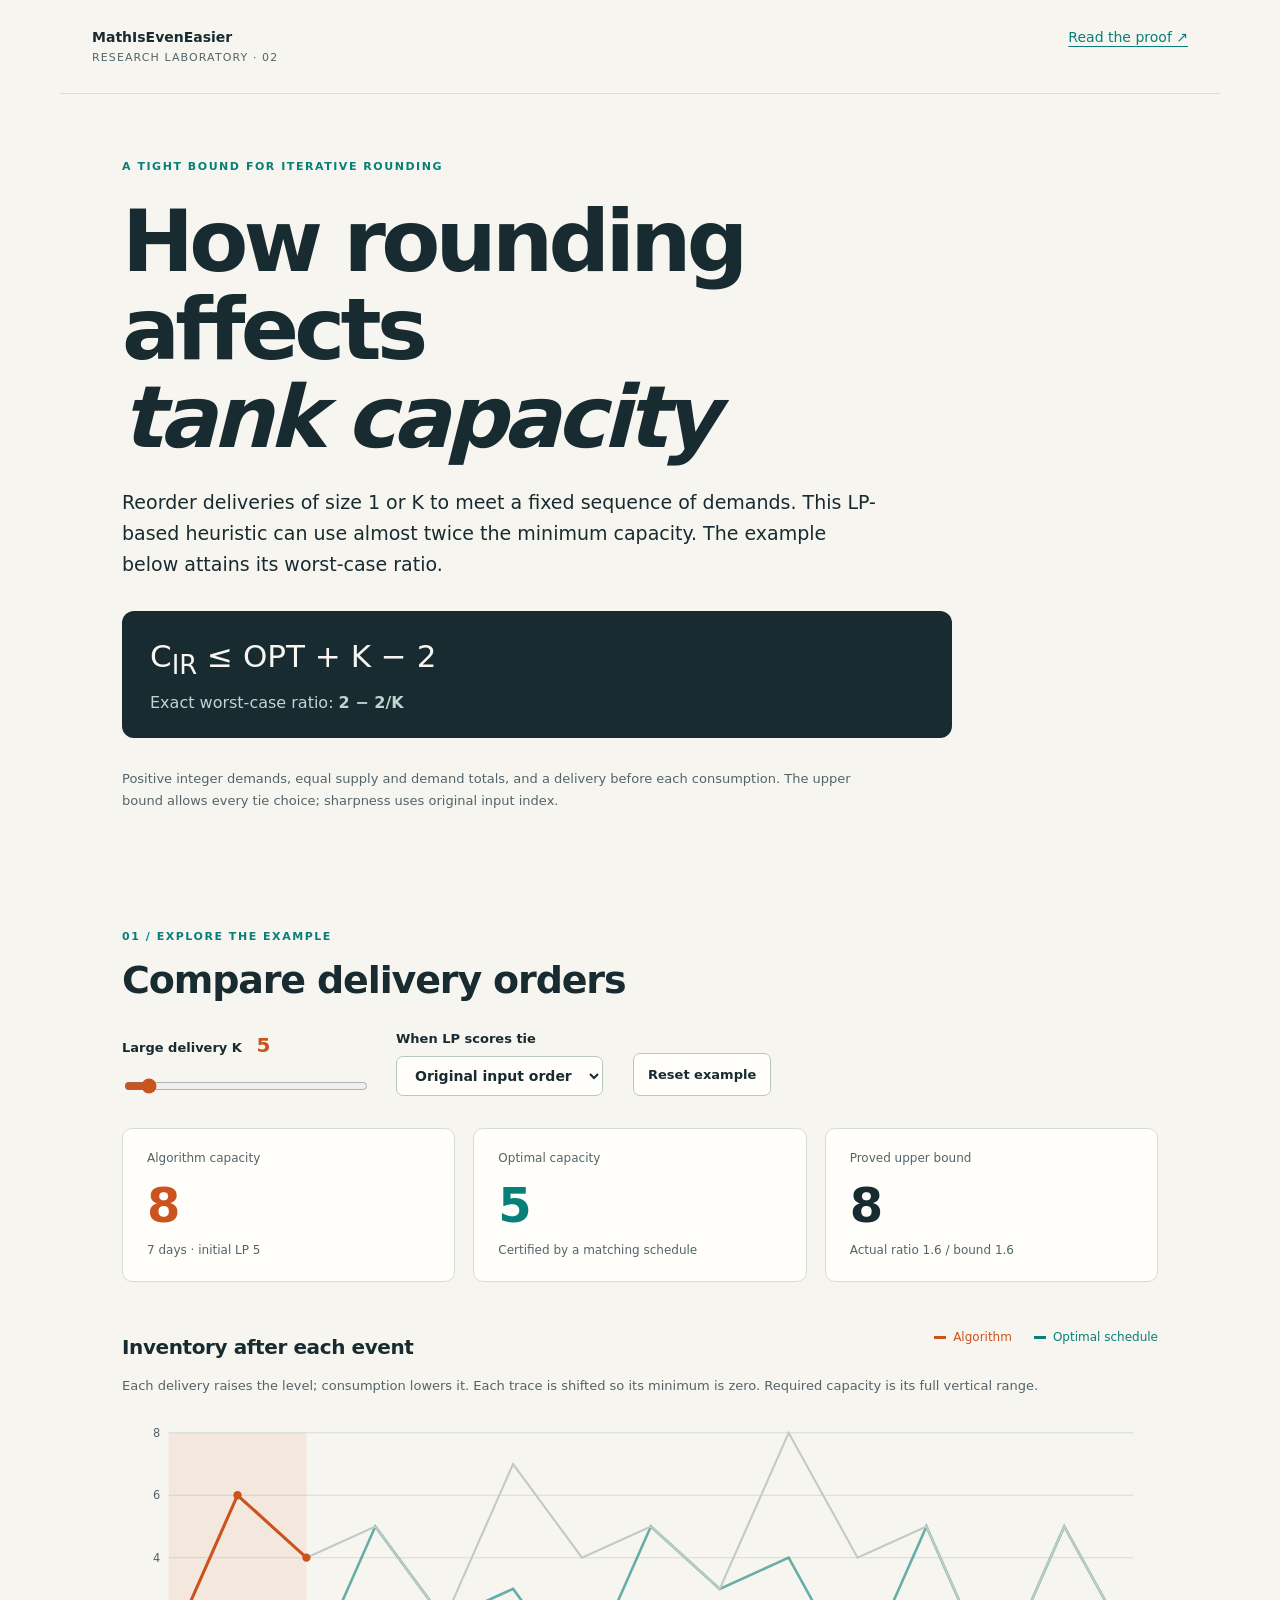
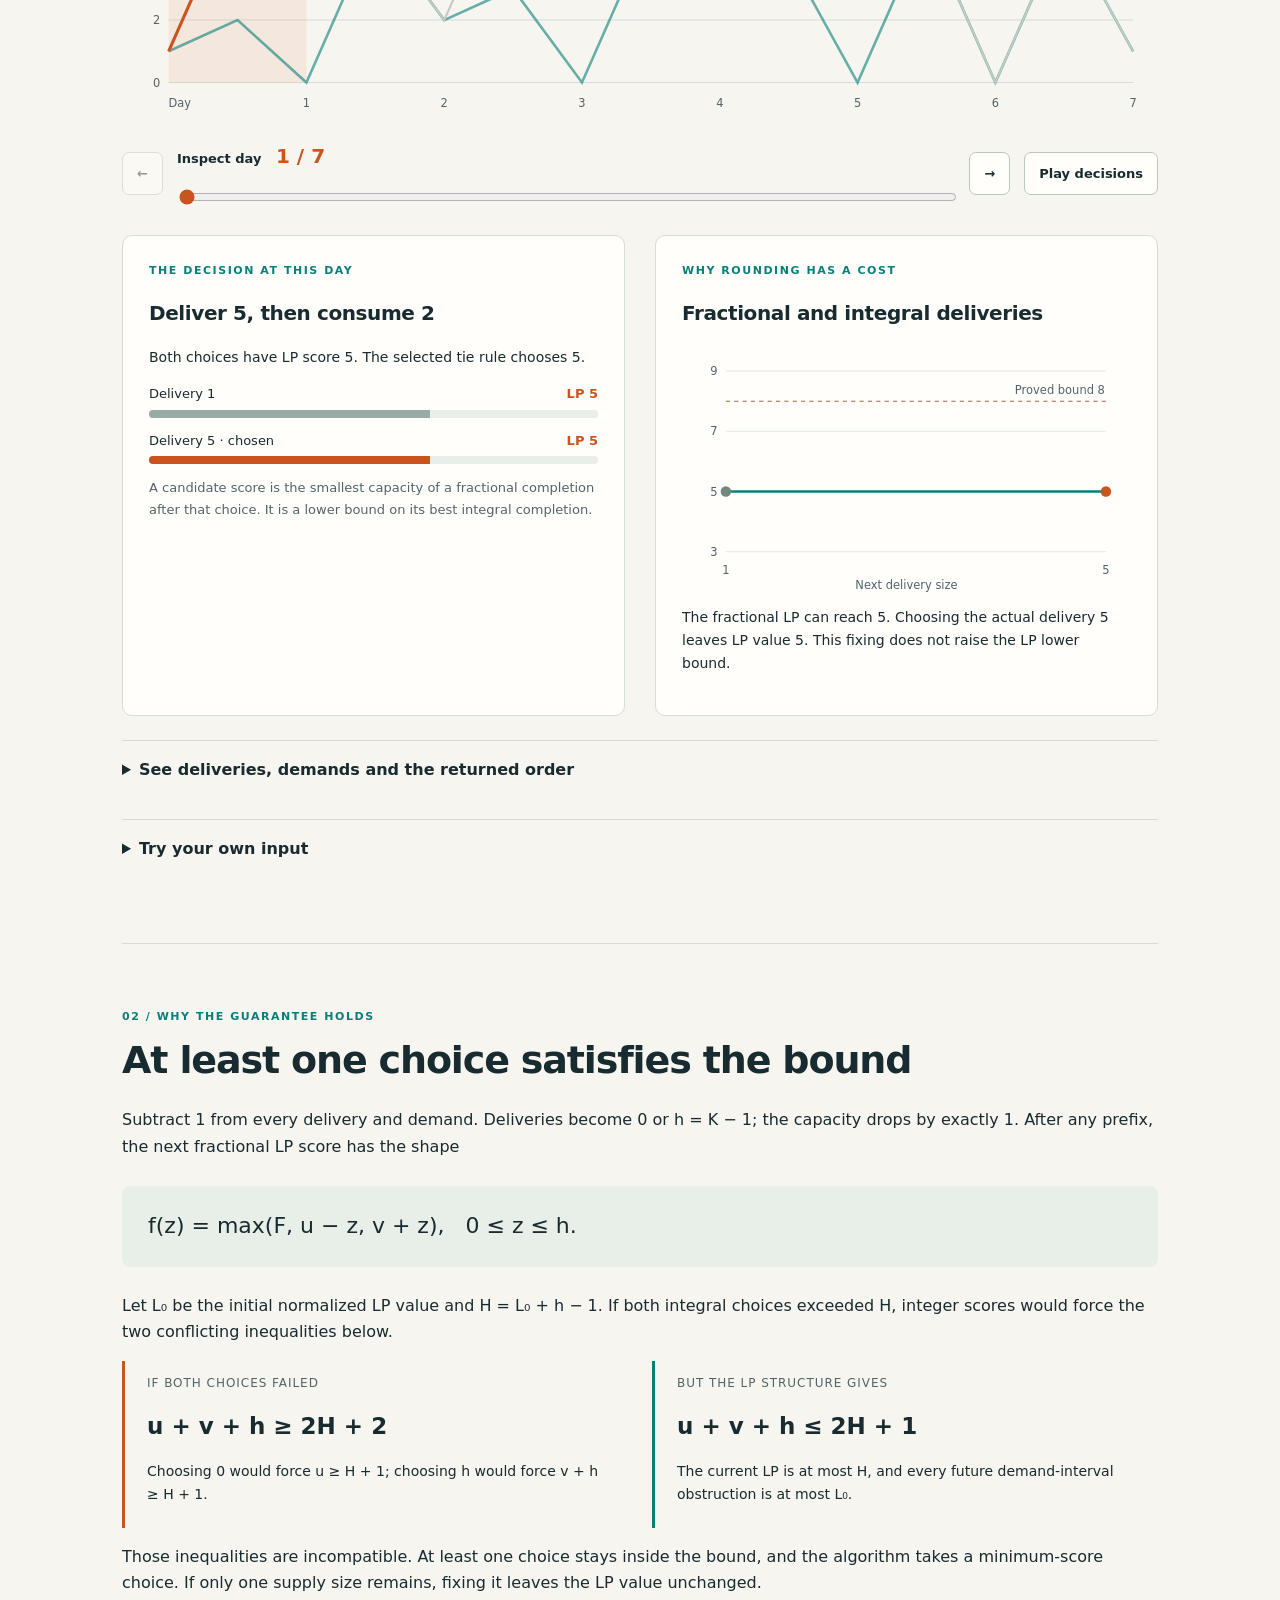
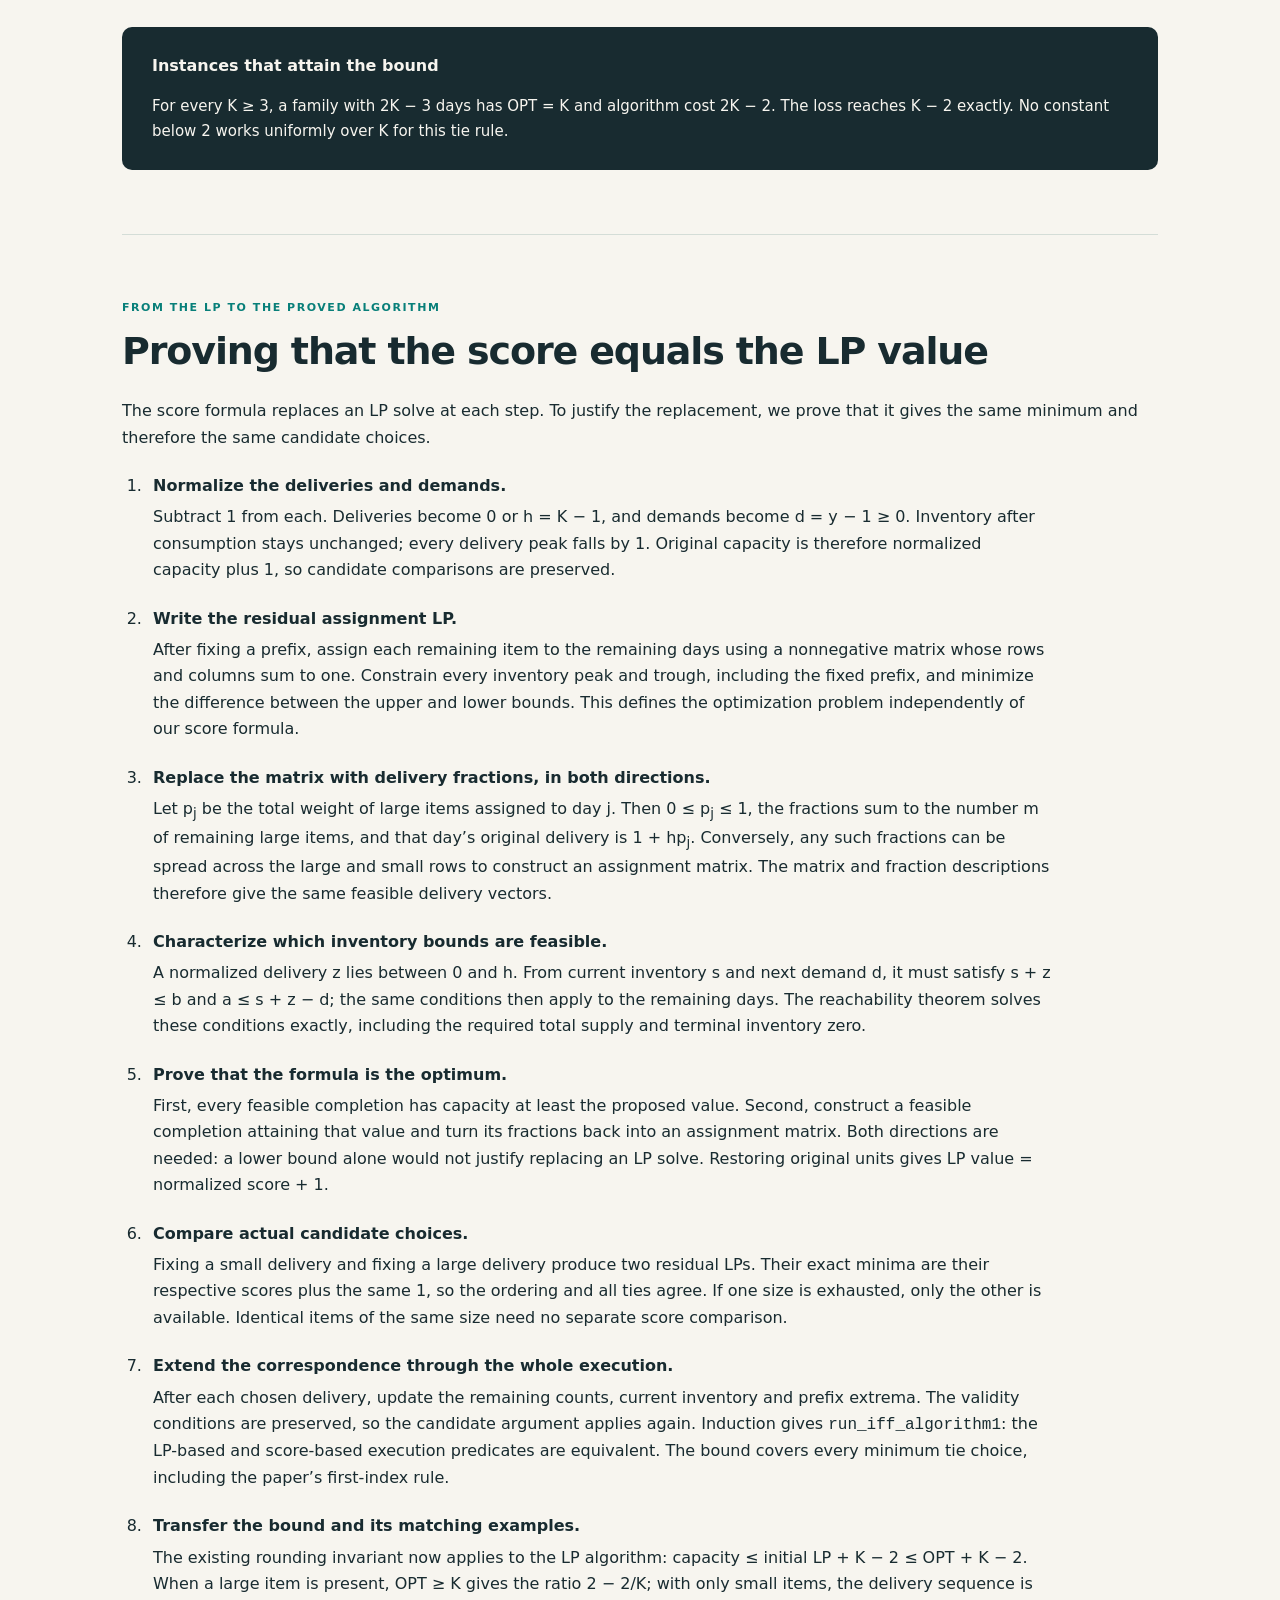
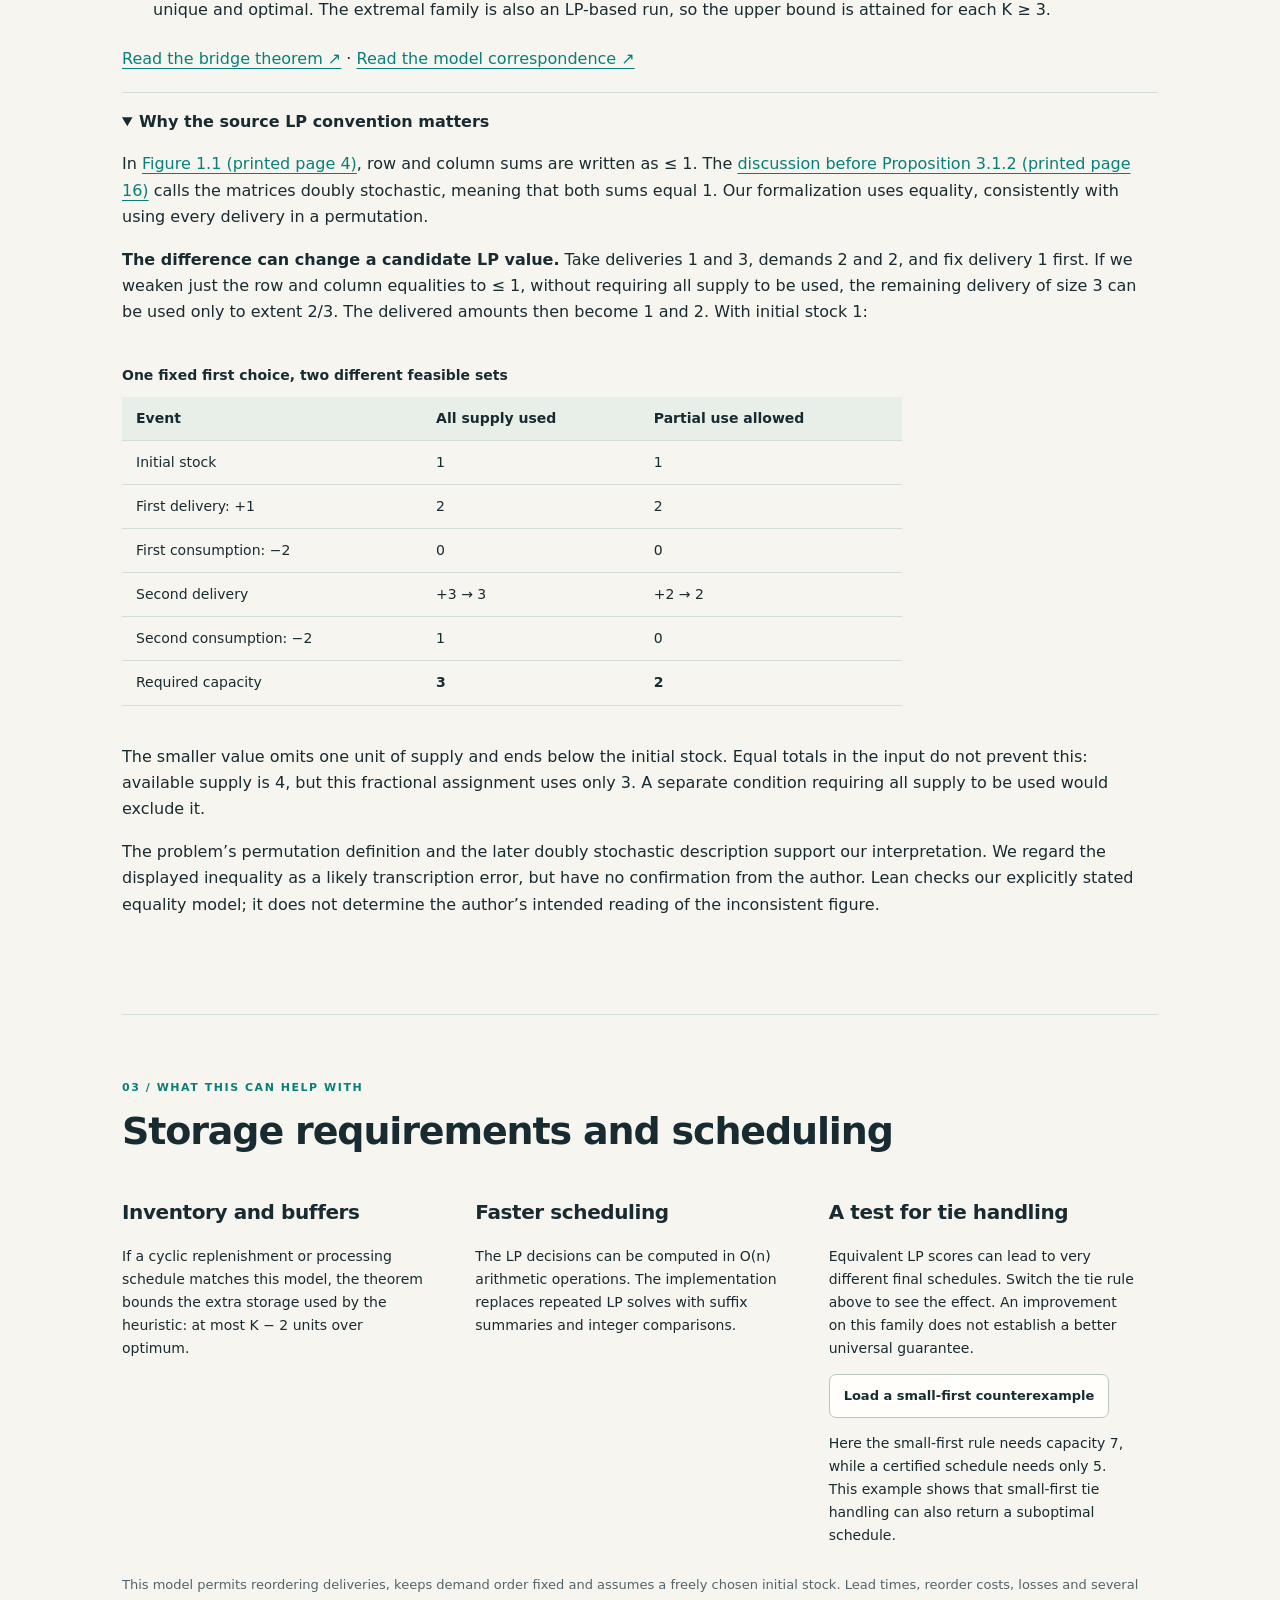
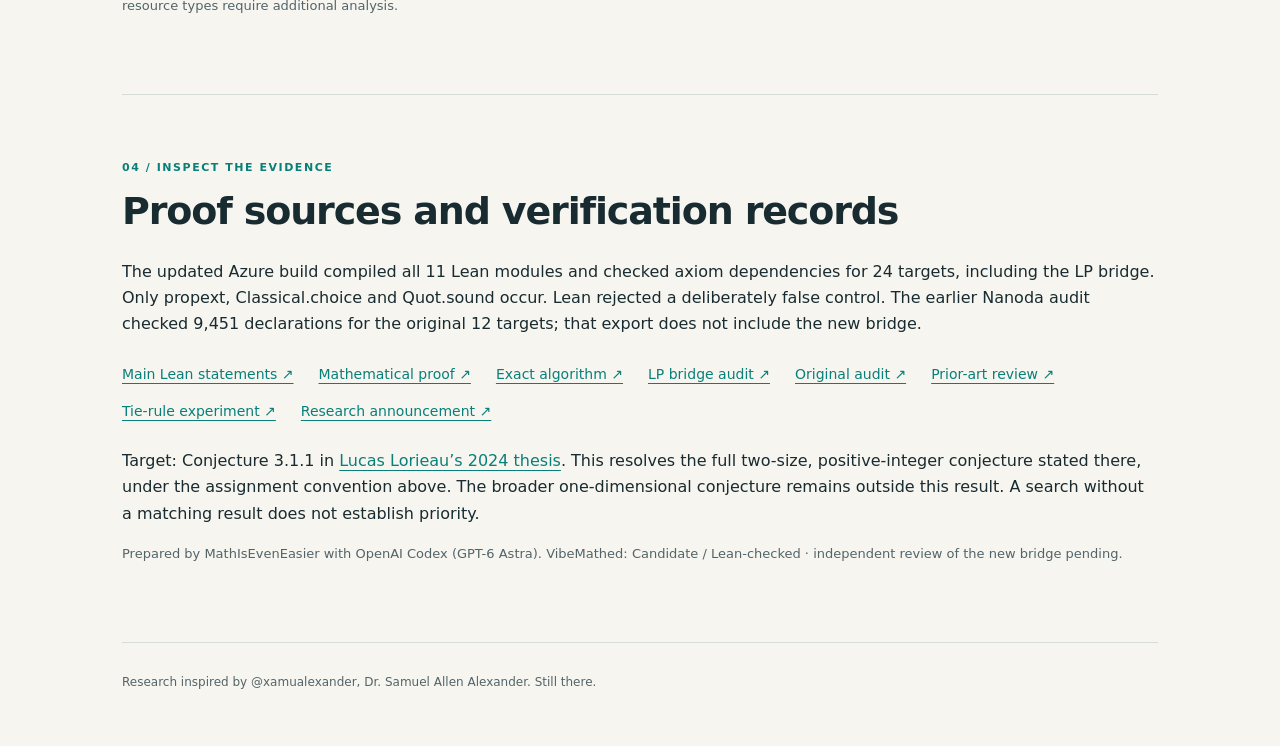
<file: index.html>
<!doctype html><html lang="en"><head><meta charset="utf-8"><meta name="viewport" content="width=device-width,initial-scale=1"><meta http-equiv="refresh" content="0;url=site/"><title>Two-size Gasoline · MathIsEvenEasier</title></head><body><p><a href="site/">Open the interactive laboratory</a></p></body></html>
</file>
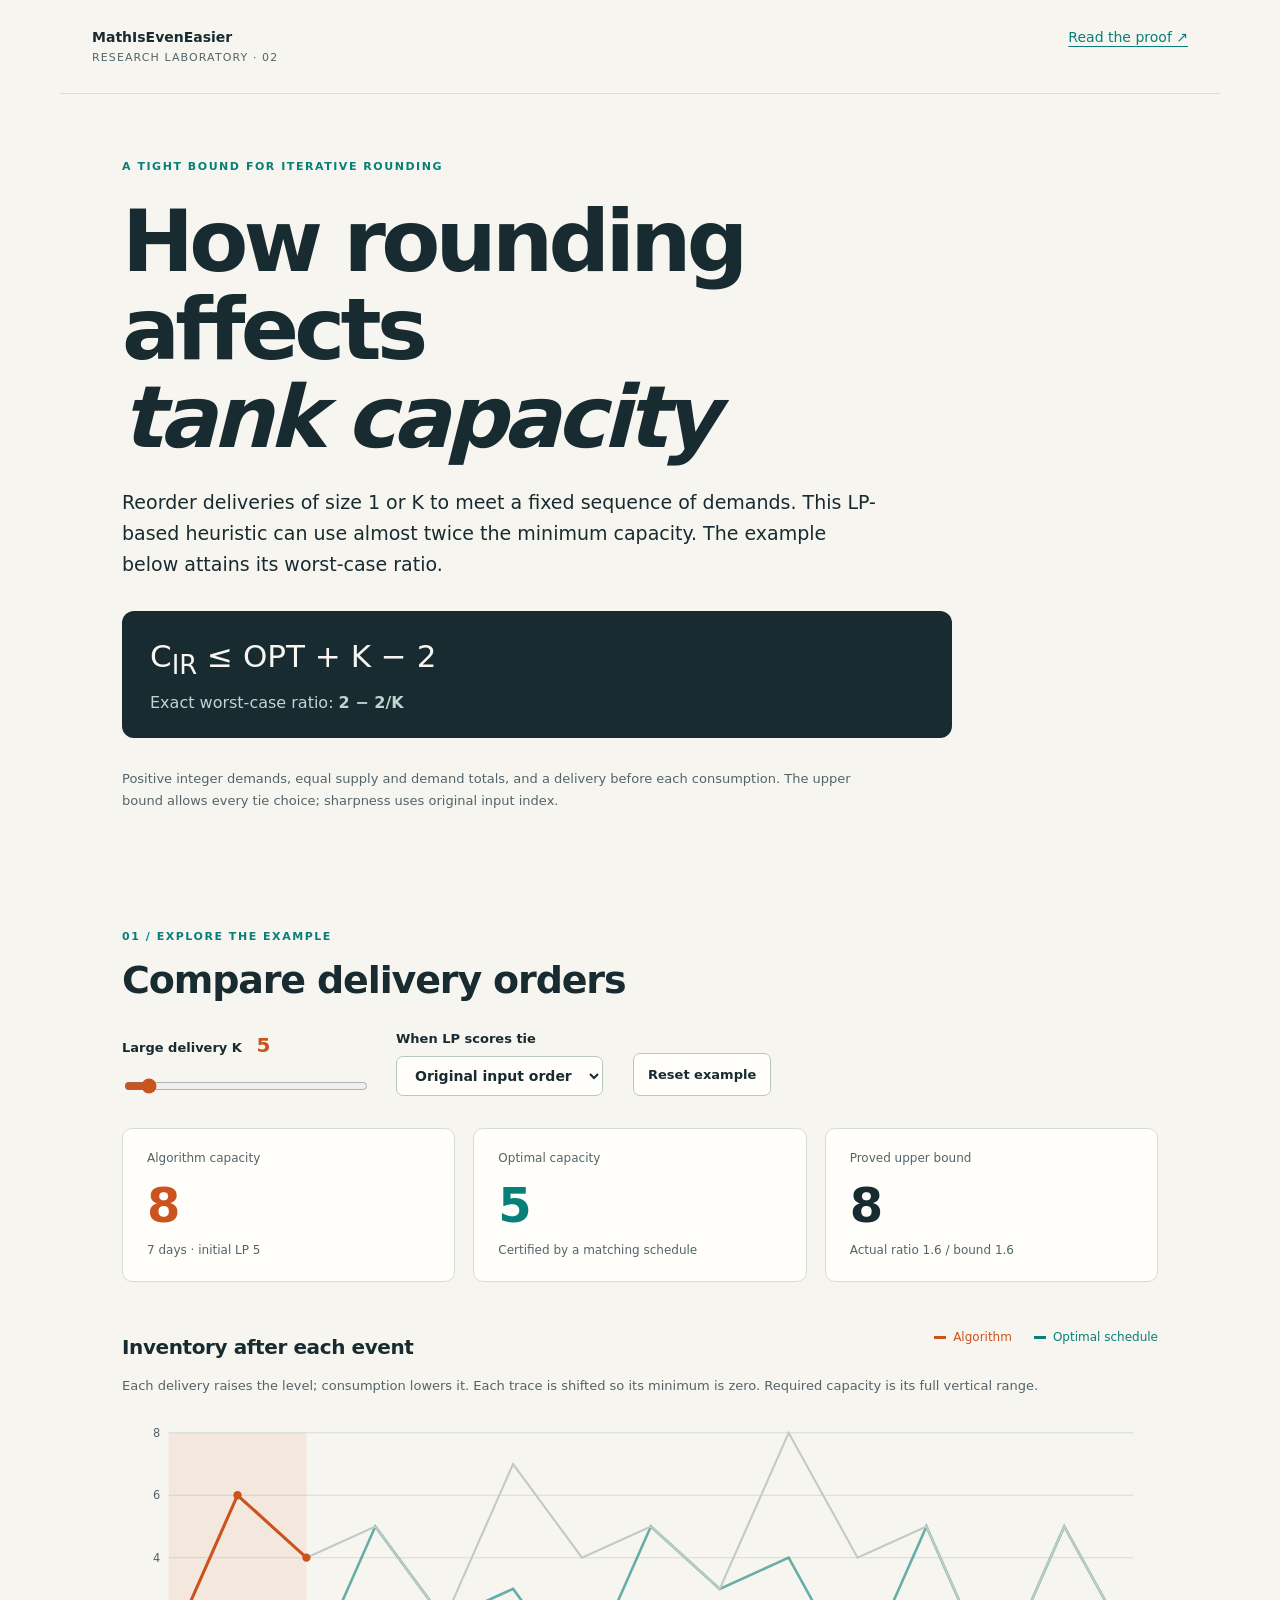
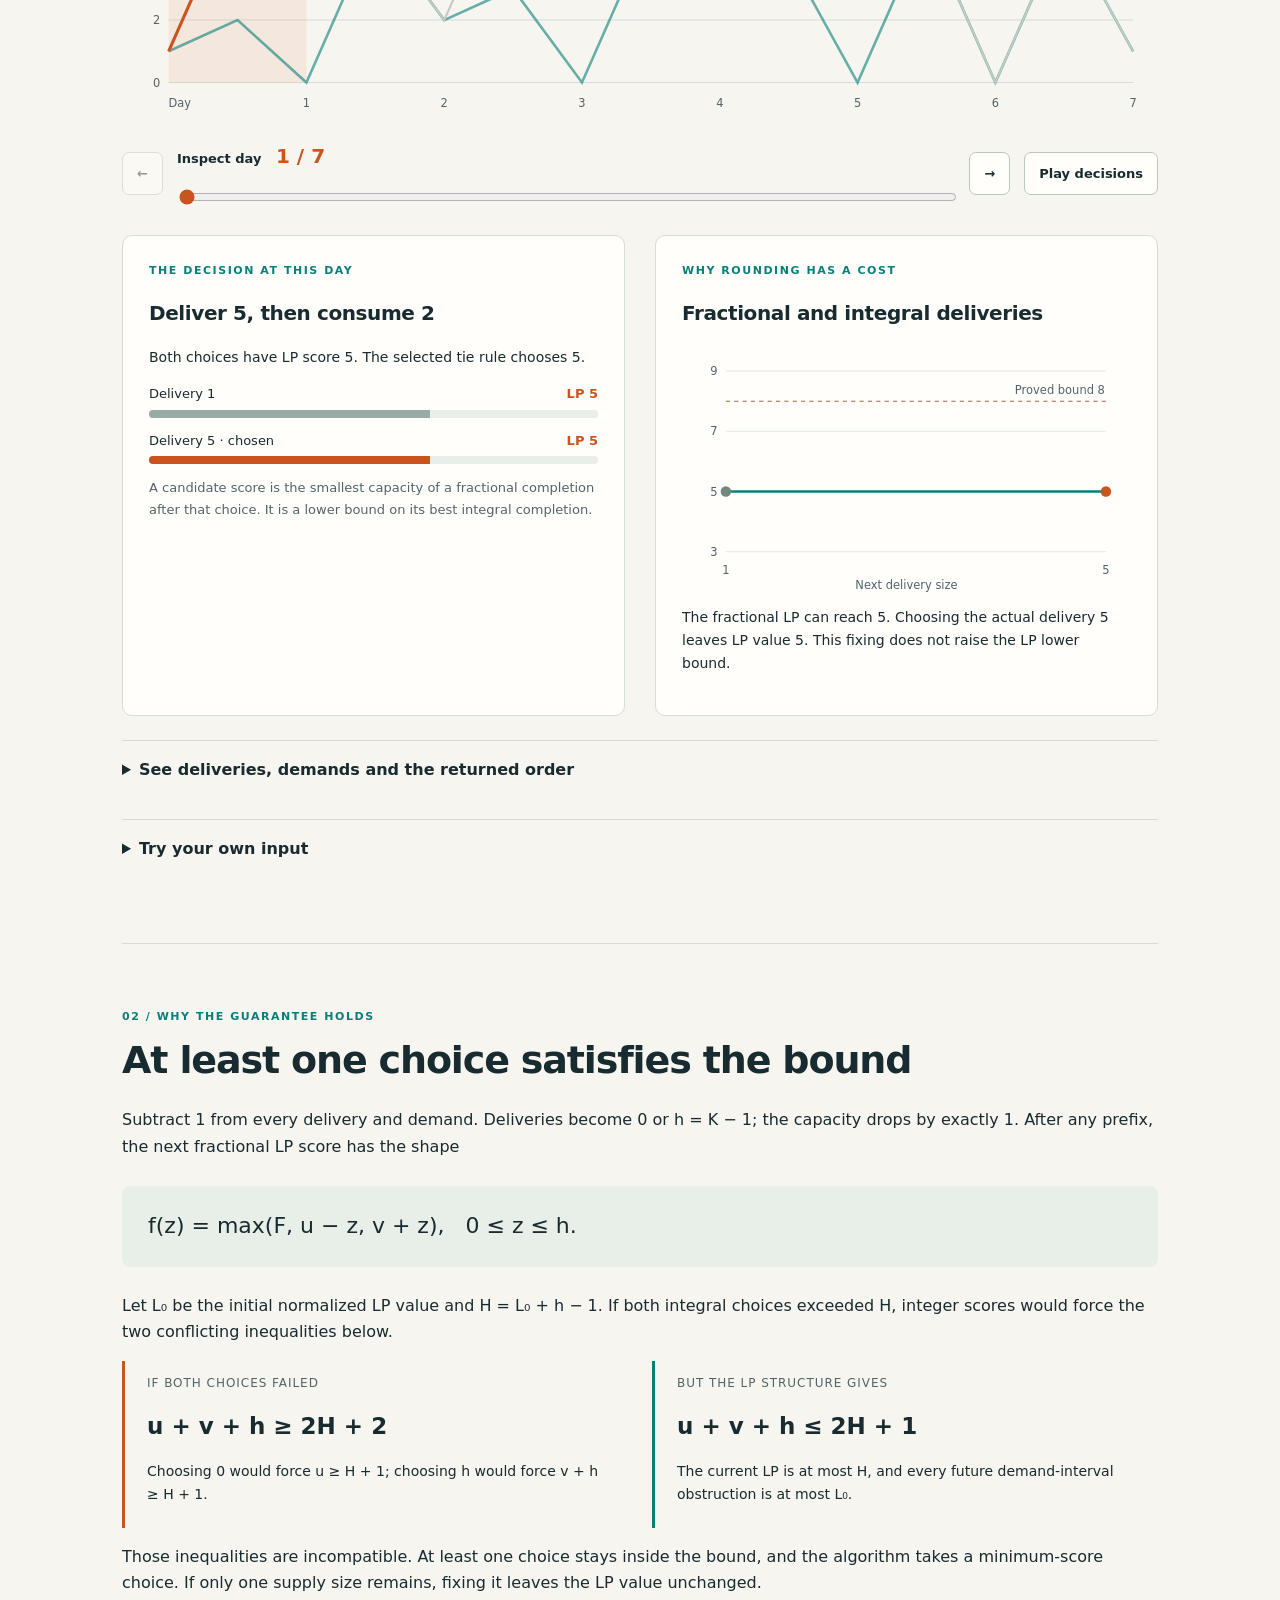
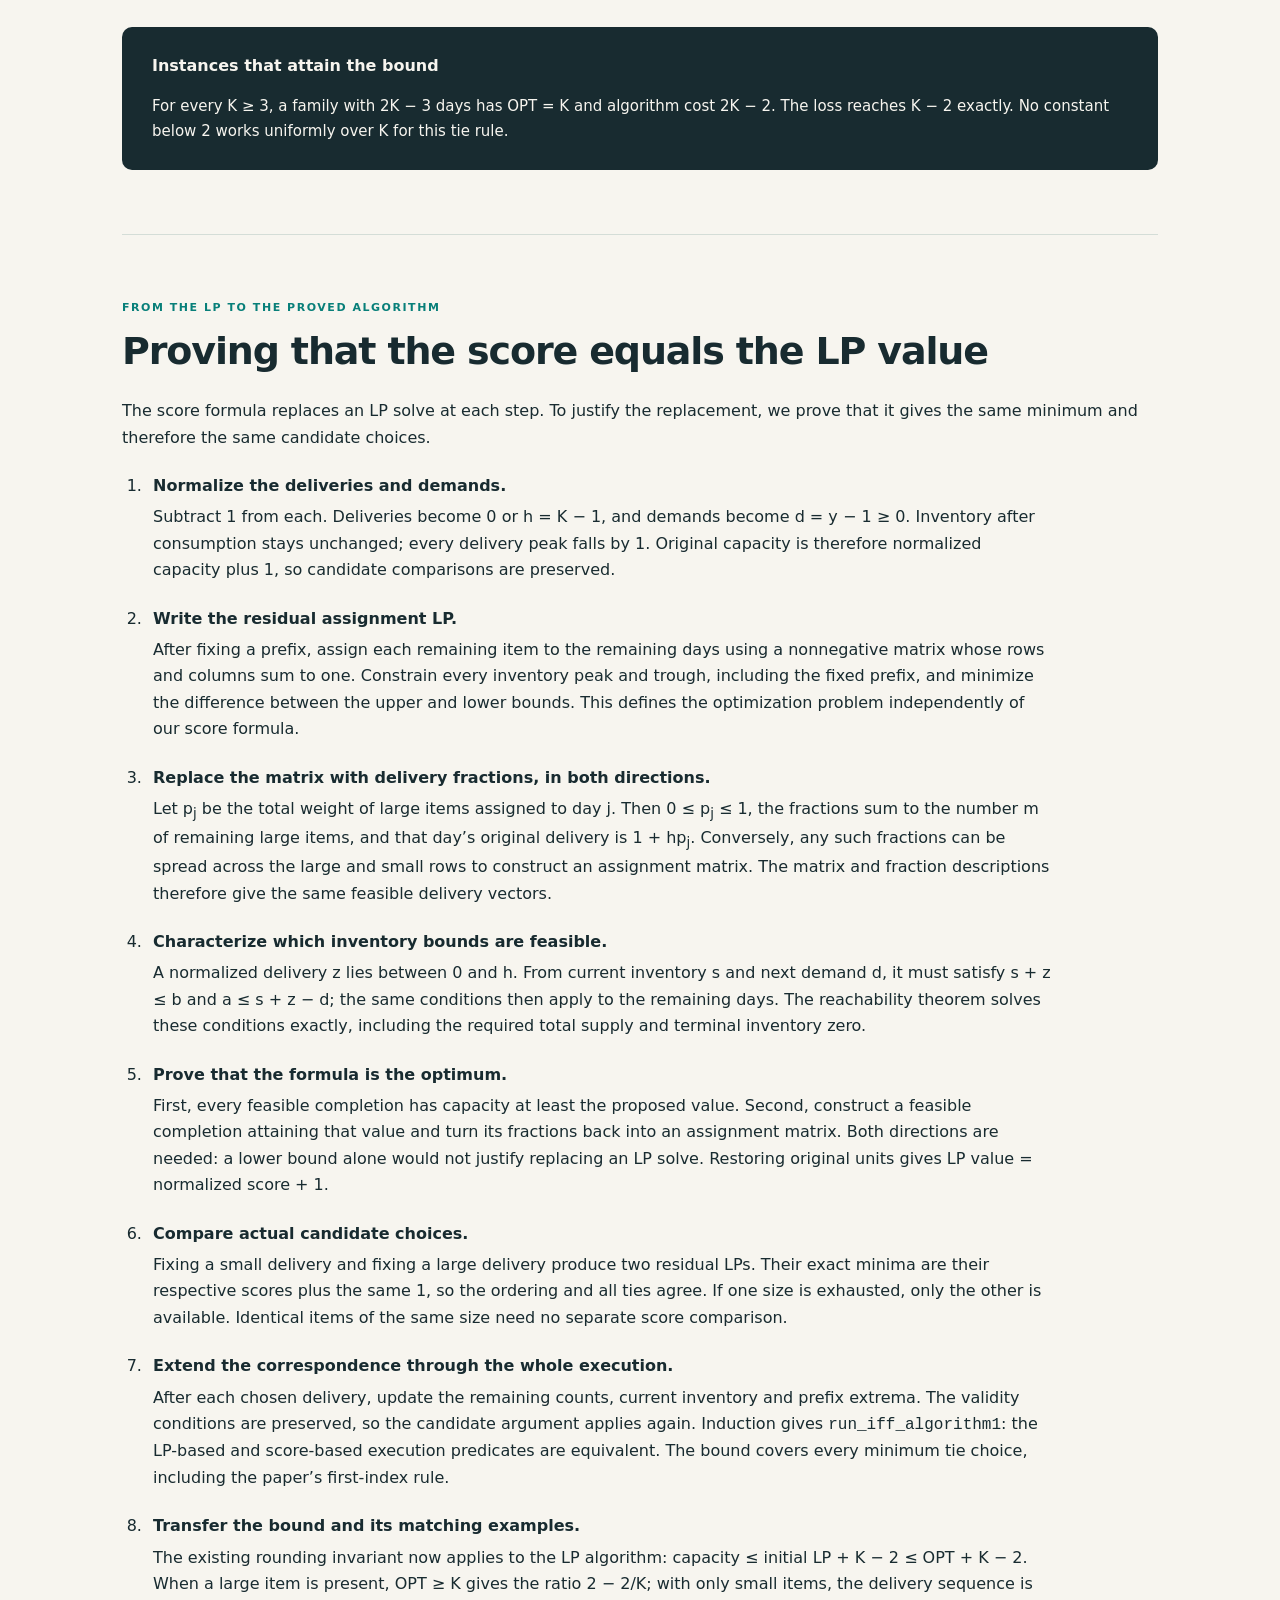
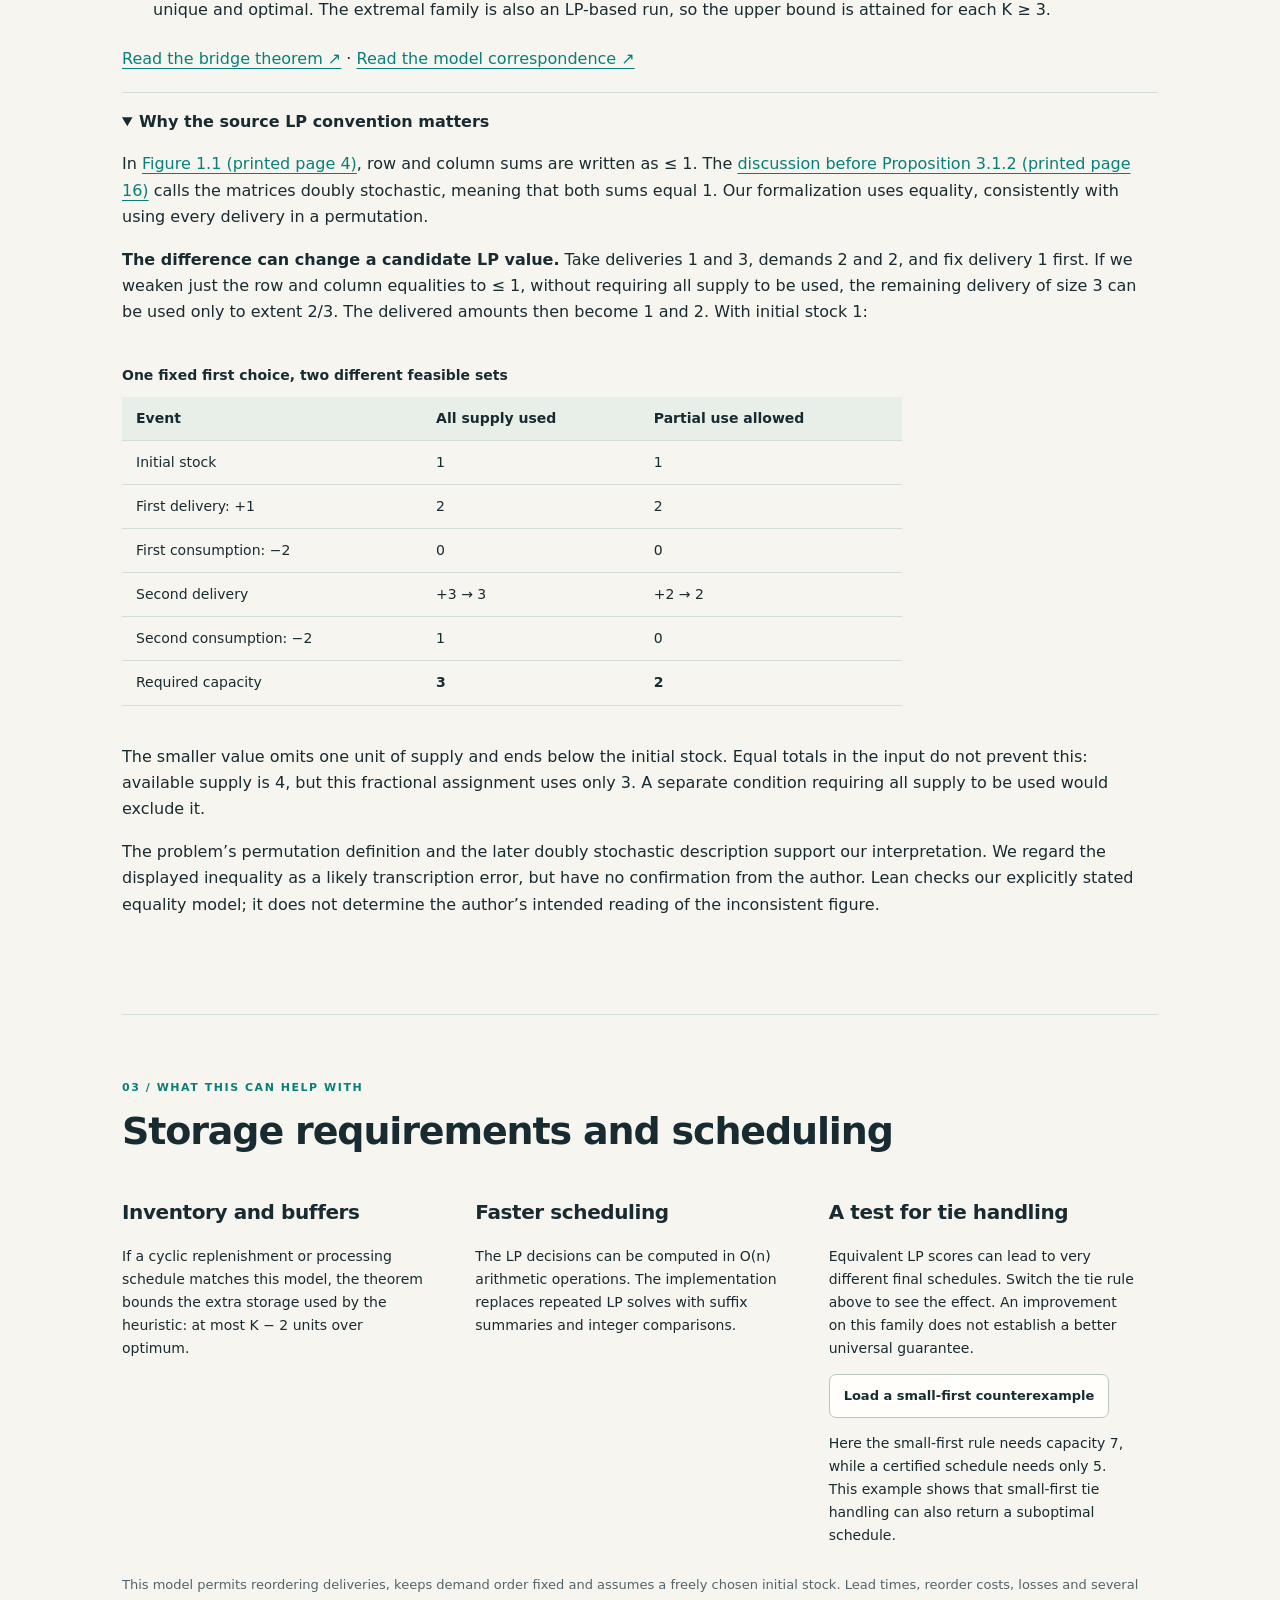
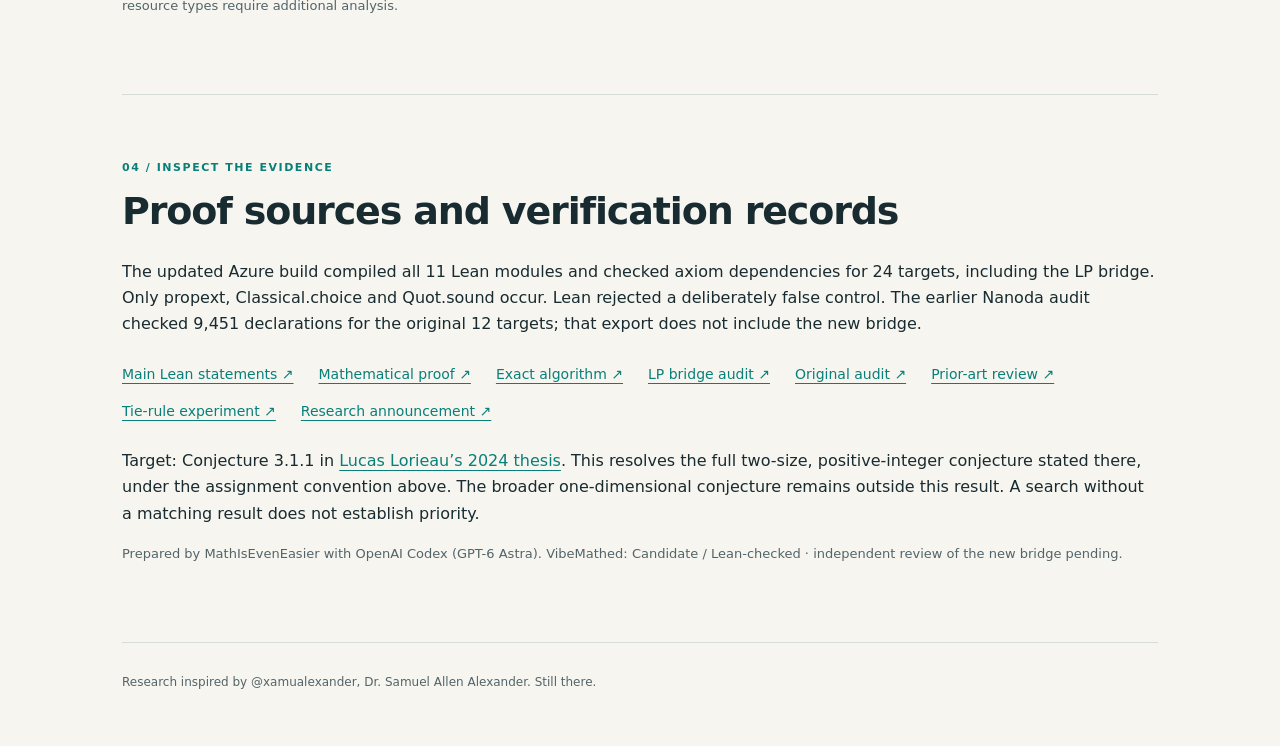
<file: site/index.html>
<!doctype html><html lang="en"><head><meta charset="utf-8"><meta name="viewport" content="width=device-width,initial-scale=1"><title>Two-size Gasoline · MathIsEvenEasier</title><link rel="stylesheet" href="style.css"></head>
<body><header><a class="brand" href="#">MathIsEvenEasier<span>Research laboratory · 02</span></a><a href="../research-notes.tex">Read the proof ↗</a></header>
<main><section class="intro"><div class="eyebrow">A tight bound for iterative rounding</div><h1>How rounding affects<br><em>tank capacity</em></h1><p>Reorder deliveries of size 1 or K to meet a fixed sequence of demands. This LP-based heuristic can use almost twice the minimum capacity. The example below attains its worst-case ratio.</p><div class="theorem">C<sub>IR</sub> ≤ OPT + K − 2<span>Exact worst-case ratio: <strong>2 − 2/K</strong></span></div><p class="scope">Positive integer demands, equal supply and demand totals, and a delivery before each consumption. The upper bound allows every tie choice; sharpness uses original input index.</p></section>
<section class="laboratory" aria-labelledby="labTitle"><div class="section-label">01 / Explore the example</div><h2 id="labTitle">Compare delivery orders</h2><div class="controls"><label>Large delivery K <output id="kLabel">5</output><input id="k" type="range" min="3" max="30" value="5"></label><label>When LP scores tie<select id="policy"><option value="original">Original input order</option><option value="small">Small delivery first</option><option value="large">Large delivery first</option></select></label><button id="reset">Reset example</button></div>
<div class="metrics"><div><span>Algorithm capacity</span><strong id="capacity">8</strong><small id="costNote"></small></div><div><span id="optLabel">Optimal capacity</span><strong id="optimum">5</strong><small id="optNote">Certified by a matching schedule</small></div><div><span>Proved upper bound</span><strong id="bound">8</strong><small id="ratio"></small></div></div>
<div class="chart-heading"><h3>Inventory after each event</h3><div class="legend"><span class="orange">Algorithm</span><span class="teal" id="optimalLegend">Optimal schedule</span></div></div><p class="hint">Each delivery raises the level; consumption lowers it. Each trace is shifted so its minimum is zero. Required capacity is its full vertical range.</p><div id="traceChart" class="chart" aria-live="polite"></div>
<div class="step-controls"><button id="prev" aria-label="Previous day">←</button><label>Inspect day <output id="dayLabel">1</output><input id="day" type="range" min="1" max="7" value="1"></label><button id="next" aria-label="Next day">→</button><button id="play">Play decisions</button></div>
<div class="decision-grid"><article><div class="eyebrow">The decision at this day</div><h3 id="decisionTitle"></h3><p id="decisionText"></p><div id="choices"></div><p class="hint">A candidate score is the smallest capacity of a fractional completion after that choice. It is a lower bound on its best integral completion.</p></article><article><div class="eyebrow">Why rounding has a cost</div><h3>Fractional and integral deliveries</h3><div id="scoreChart" class="chart"></div><p id="roundingText"></p></article></div>
<details><summary>See deliveries, demands and the returned order</summary><dl><dt>Input deliveries X</dt><dd id="xList"></dd><dt>Fixed demands Y</dt><dd id="yList"></dd><dt>Returned deliveries</dt><dd id="qList"></dd></dl></details>
<details class="custom"><summary>Try your own input</summary><p>Use positive integers separated by commas or spaces. Deliveries must be 1 or K, with equal list lengths and equal totals. The laboratory accepts up to 200 entries.</p><label>Deliveries X<textarea id="customX" rows="2">5, 1, 5, 1, 5, 1, 5</textarea></label><label>Demands Y<textarea id="customY" rows="2">2, 3, 3, 2, 4, 5, 4</textarea></label><button id="customApply">Evaluate input</button><p id="error" role="alert"></p><p class="hint">For custom input we show a certified lower bound, not a claimed optimum. Browser arithmetic is exact for the permitted integer range; the general theorem is checked separately in Lean.</p></details>
</section>
<section class="proof"><div class="section-label">02 / Why the guarantee holds</div><h2>At least one choice satisfies the bound</h2><p>Subtract 1 from every delivery and demand. Deliveries become 0 or h = K − 1; the capacity drops by exactly 1. After any prefix, the next fractional LP score has the shape</p><div class="formula">f(z) = max(F, u − z, v + z), &nbsp; 0 ≤ z ≤ h.</div><p>Let L₀ be the initial normalized LP value and H = L₀ + h − 1. If both integral choices exceeded H, integer scores would force the two conflicting inequalities below.</p><div class="proof-grid"><div><span>If both choices failed</span><strong>u + v + h ≥ 2H + 2</strong><p>Choosing 0 would force u ≥ H + 1; choosing h would force v + h ≥ H + 1.</p></div><div><span>But the LP structure gives</span><strong>u + v + h ≤ 2H + 1</strong><p>The current LP is at most H, and every future demand-interval obstruction is at most L₀.</p></div></div><p>Those inequalities are incompatible. At least one choice stays inside the bound, and the algorithm takes a minimum-score choice. If only one supply size remains, fixing it leaves the LP value unchanged.</p><div class="callout"><strong>Instances that attain the bound</strong><p>For every K ≥ 3, a family with 2K − 3 days has OPT = K and algorithm cost 2K − 2. The loss reaches K − 2 exactly. No constant below 2 works uniformly over K for this tie rule.</p></div></section>
<section class="proof" id="lp-bridge"><div class="section-label">From the LP to the proved algorithm</div><h2>Proving that the score equals the LP value</h2><p>The score formula replaces an LP solve at each step. To justify the replacement, we prove that it gives the same minimum and therefore the same candidate choices.</p><ol>
<li><strong>Normalize the deliveries and demands.</strong> Subtract 1 from each. Deliveries become 0 or h = K − 1, and demands become d = y − 1 ≥ 0. Inventory after consumption stays unchanged; every delivery peak falls by 1. Original capacity is therefore normalized capacity plus 1, so candidate comparisons are preserved.</li>
<li><strong>Write the residual assignment LP.</strong> After fixing a prefix, assign each remaining item to the remaining days using a nonnegative matrix whose rows and columns sum to one. Constrain every inventory peak and trough, including the fixed prefix, and minimize the difference between the upper and lower bounds. This defines the optimization problem independently of our score formula.</li>
<li><strong>Replace the matrix with delivery fractions, in both directions.</strong> Let p<sub>j</sub> be the total weight of large items assigned to day j. Then 0 ≤ p<sub>j</sub> ≤ 1, the fractions sum to the number m of remaining large items, and that day’s original delivery is 1 + hp<sub>j</sub>. Conversely, any such fractions can be spread across the large and small rows to construct an assignment matrix. The matrix and fraction descriptions therefore give the same feasible delivery vectors.</li>
<li><strong>Characterize which inventory bounds are feasible.</strong> A normalized delivery z lies between 0 and h. From current inventory s and next demand d, it must satisfy s + z ≤ b and a ≤ s + z − d; the same conditions then apply to the remaining days. The reachability theorem solves these conditions exactly, including the required total supply and terminal inventory zero.</li>
<li><strong>Prove that the formula is the optimum.</strong> First, every feasible completion has capacity at least the proposed value. Second, construct a feasible completion attaining that value and turn its fractions back into an assignment matrix. Both directions are needed: a lower bound alone would not justify replacing an LP solve. Restoring original units gives LP value = normalized score + 1.</li>
<li><strong>Compare actual candidate choices.</strong> Fixing a small delivery and fixing a large delivery produce two residual LPs. Their exact minima are their respective scores plus the same 1, so the ordering and all ties agree. If one size is exhausted, only the other is available. Identical items of the same size need no separate score comparison.</li>
<li><strong>Extend the correspondence through the whole execution.</strong> After each chosen delivery, update the remaining counts, current inventory and prefix extrema. The validity conditions are preserved, so the candidate argument applies again. Induction gives <code>run_iff_algorithm1</code>: the LP-based and score-based execution predicates are equivalent. The bound covers every minimum tie choice, including the paper’s first-index rule.</li>
<li><strong>Transfer the bound and its matching examples.</strong> The existing rounding invariant now applies to the LP algorithm: capacity ≤ initial LP + K − 2 ≤ OPT + K − 2. When a large item is present, OPT ≥ K gives the ratio 2 − 2/K; with only small items, the delivery sequence is unique and optimal. The extremal family is also an LP-based run, so the upper bound is attained for each K ≥ 3.</li>
</ol><p><a href="../formal/Algorithm1.lean">Read the bridge theorem ↗</a> · <a href="../algorithm-bridge.rst">Read the model correspondence ↗</a></p><details open id="lp-convention"><summary>Why the source LP convention matters</summary><p>In <a href="https://perso.limos.fr/~lulorieau/docs/thesis/Master_Thesis.pdf#page=10">Figure 1.1 (printed page 4)</a>, row and column sums are written as ≤ 1. The <a href="https://perso.limos.fr/~lulorieau/docs/thesis/Master_Thesis.pdf#page=22">discussion before Proposition 3.1.2 (printed page 16)</a> calls the matrices doubly stochastic, meaning that both sums equal 1. Our formalization uses equality, consistently with using every delivery in a permutation.</p><p><strong>The difference can change a candidate LP value.</strong> Take deliveries 1 and 3, demands 2 and 2, and fix delivery 1 first. If we weaken just the row and column equalities to ≤ 1, without requiring all supply to be used, the remaining delivery of size 3 can be used only to extent 2/3. The delivered amounts then become 1 and 2. With initial stock 1:</p><div class="comparison-scroll"><table class="lp-comparison"><caption>One fixed first choice, two different feasible sets</caption><thead><tr><th scope="col">Event</th><th scope="col">All supply used</th><th scope="col">Partial use allowed</th></tr></thead><tbody><tr><th scope="row">Initial stock</th><td>1</td><td>1</td></tr><tr><th scope="row">First delivery: +1</th><td>2</td><td>2</td></tr><tr><th scope="row">First consumption: −2</th><td>0</td><td>0</td></tr><tr><th scope="row">Second delivery</th><td>+3 → 3</td><td>+2 → 2</td></tr><tr><th scope="row">Second consumption: −2</th><td>1</td><td>0</td></tr><tr><th scope="row">Required capacity</th><td><strong>3</strong></td><td><strong>2</strong></td></tr></tbody></table></div><p>The smaller value omits one unit of supply and ends below the initial stock. Equal totals in the input do not prevent this: available supply is 4, but this fractional assignment uses only 3. A separate condition requiring all supply to be used would exclude it.</p><p>The problem’s permutation definition and the later doubly stochastic description support our interpretation. We regard the displayed inequality as a likely transcription error, but have no confirmation from the author. Lean checks our explicitly stated equality model; it does not determine the author’s intended reading of the inconsistent figure.</p></details></section>
<section><div class="section-label">03 / What this can help with</div><h2>Storage requirements and scheduling</h2><div class="uses"><article><h3>Inventory and buffers</h3><p>If a cyclic replenishment or processing schedule matches this model, the theorem bounds the extra storage used by the heuristic: at most K − 2 units over optimum.</p></article><article><h3>Faster scheduling</h3><p>The LP decisions can be computed in O(n) arithmetic operations. The implementation replaces repeated LP solves with suffix summaries and integer comparisons.</p></article><article><h3>A test for tie handling</h3><p>Equivalent LP scores can lead to very different final schedules. Switch the tie rule above to see the effect. An improvement on this family does not establish a better universal guarantee.</p><button id="smallFailure">Load a small-first counterexample</button><p>Here the small-first rule needs capacity 7, while a certified schedule needs only 5. This example shows that small-first tie handling can also return a suboptimal schedule.</p></article></div><p class="scope">This model permits reordering deliveries, keeps demand order fixed and assumes a freely chosen initial stock. Lead times, reorder costs, losses and several resource types require additional analysis.</p></section>
<section><div class="section-label">04 / Inspect the evidence</div><h2>Proof sources and verification records</h2><p id="auditStatus">The updated Azure build compiled all 11 Lean modules and checked axiom dependencies for 24 targets, including the LP bridge. Only propext, Classical.choice and Quot.sound occur. Lean rejected a deliberately false control. The earlier Nanoda audit checked 9,451 declarations for the original 12 targets; that export does not include the new bridge.</p><div class="links"><a href="../formal/Result.lean">Main Lean statements ↗</a><a href="../research-notes.tex">Mathematical proof ↗</a><a href="../scripts/fast_algorithm.py">Exact algorithm ↗</a><a href="../evidence/algorithm-bridge-audit.json">LP bridge audit ↗</a><a href="../evidence/formal-audit.json">Original audit ↗</a><a href="../prior-art.json">Prior-art review ↗</a><a href="../evidence/tie-experiment.json">Tie-rule experiment ↗</a><a href="../submission.html">Research announcement ↗</a></div><p>Target: Conjecture 3.1.1 in <a href="https://perso.limos.fr/~lulorieau/docs/thesis/Master_Thesis.pdf#page=27">Lucas Lorieau’s 2024 thesis</a>. This resolves the full two-size, positive-integer conjecture stated there, under the assignment convention above. The broader one-dimensional conjecture remains outside this result. A search without a matching result does not establish priority.</p><p class="scope">Prepared by MathIsEvenEasier with OpenAI Codex (GPT-6 Astra). VibeMathed: Candidate / Lean-checked · independent review of the new bridge pending.</p></section></main><footer>Research inspired by @xamualexander, Dr. Samuel Allen Alexander. Still there.</footer><script src="lab.js"></script><script src="ui.js"></script></body></html>
</file>
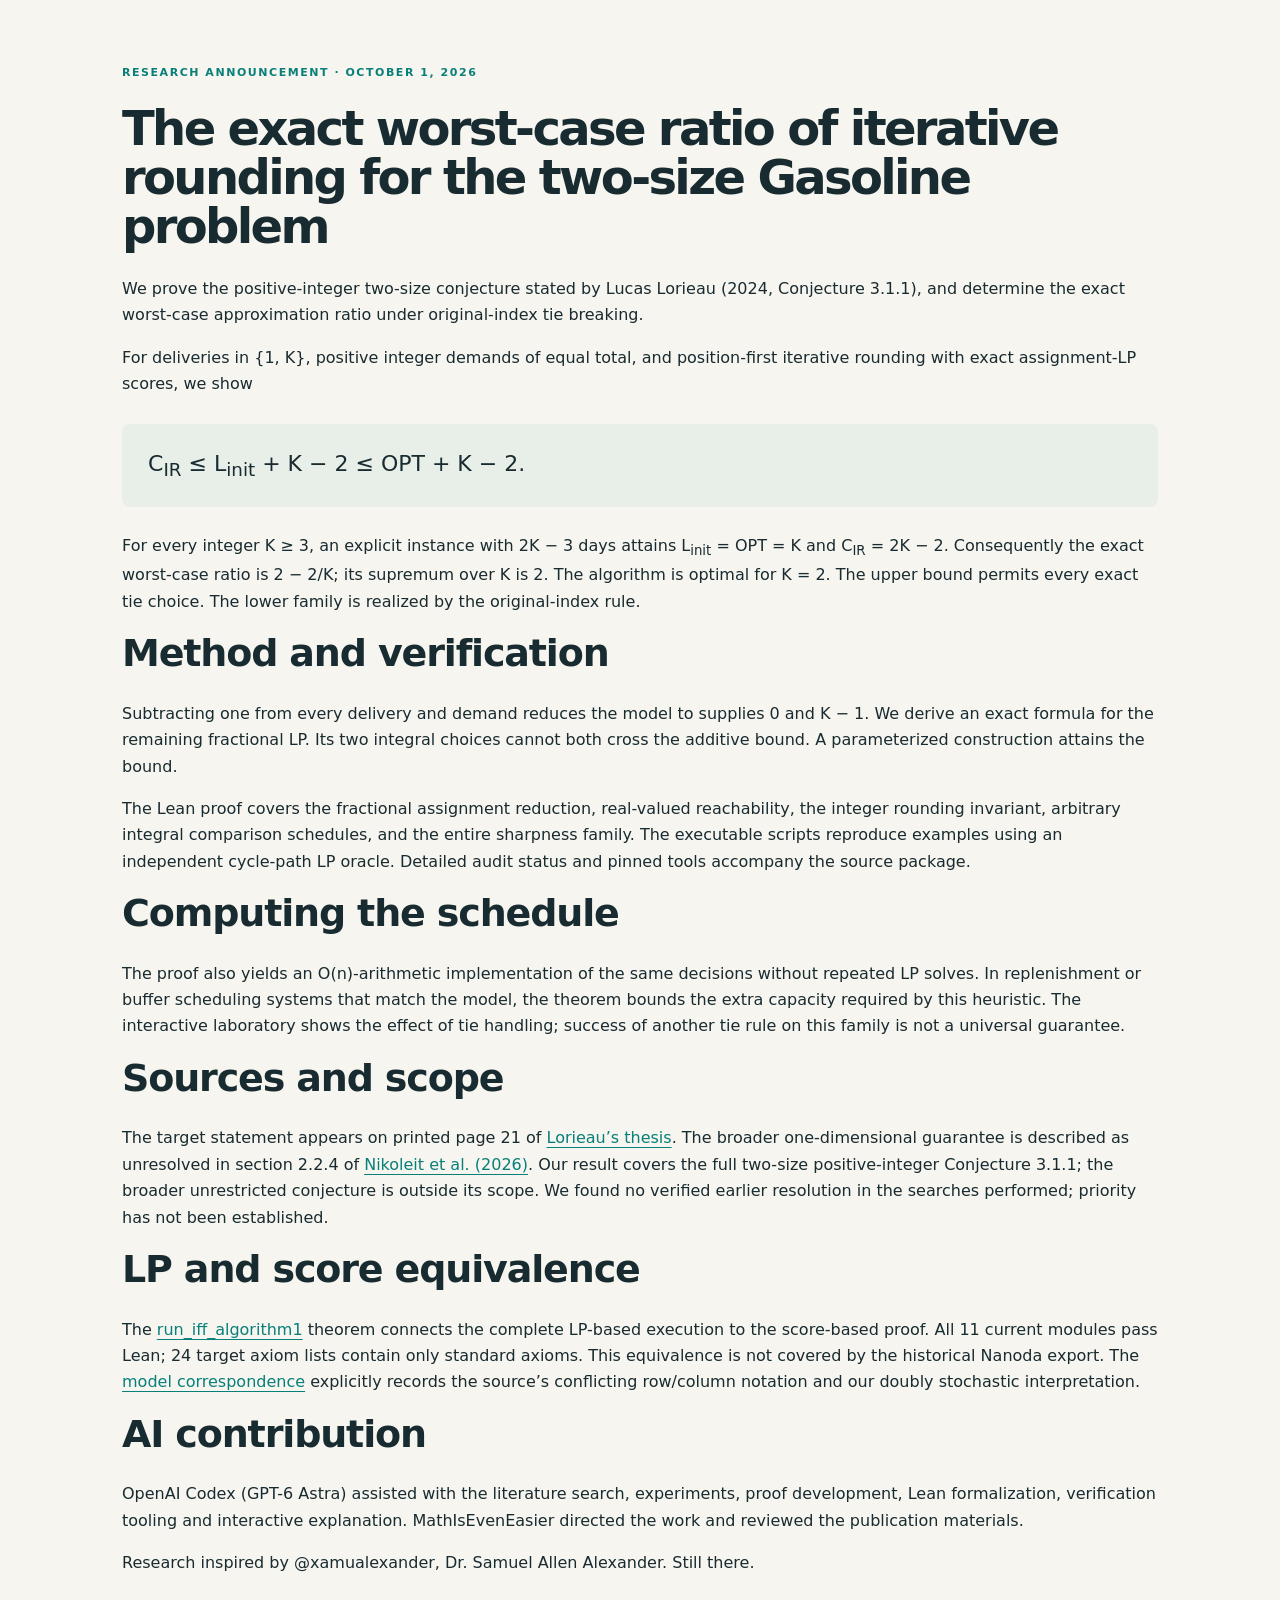
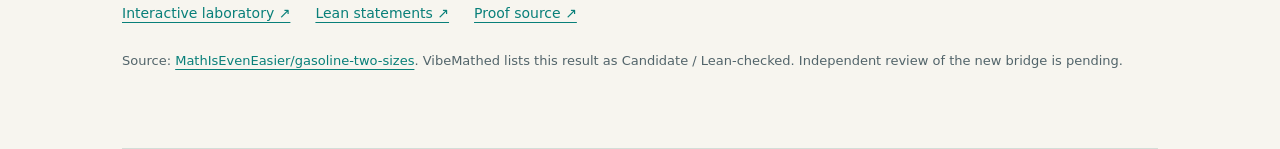
<file: submission.html>
<!doctype html><html lang="en"><head><meta charset="utf-8"><meta name="viewport" content="width=device-width,initial-scale=1"><title>Research announcement · Two-size Gasoline</title><link rel="stylesheet" href="site/style.css"></head><body><main>
<section><div class="eyebrow">Research announcement · October 1, 2026</div><h1 style="font-size:48px">The exact worst-case ratio of iterative rounding for the two-size Gasoline problem</h1>
<p>We prove the positive-integer two-size conjecture stated by Lucas Lorieau (2024, Conjecture 3.1.1), and determine the exact worst-case approximation ratio under original-index tie breaking.</p>
<p>For deliveries in {1, K}, positive integer demands of equal total, and position-first iterative rounding with exact assignment-LP scores, we show</p><div class="formula">C<sub>IR</sub> ≤ L<sub>init</sub> + K − 2 ≤ OPT + K − 2.</div>
<p>For every integer K ≥ 3, an explicit instance with 2K − 3 days attains L<sub>init</sub> = OPT = K and C<sub>IR</sub> = 2K − 2. Consequently the exact worst-case ratio is 2 − 2/K; its supremum over K is 2. The algorithm is optimal for K = 2. The upper bound permits every exact tie choice. The lower family is realized by the original-index rule.</p>
<h2>Method and verification</h2><p>Subtracting one from every delivery and demand reduces the model to supplies 0 and K − 1. We derive an exact formula for the remaining fractional LP. Its two integral choices cannot both cross the additive bound. A parameterized construction attains the bound.</p><p>The Lean proof covers the fractional assignment reduction, real-valued reachability, the integer rounding invariant, arbitrary integral comparison schedules, and the entire sharpness family. The executable scripts reproduce examples using an independent cycle-path LP oracle. Detailed audit status and pinned tools accompany the source package.</p>
<h2>Computing the schedule</h2><p>The proof also yields an O(n)-arithmetic implementation of the same decisions without repeated LP solves. In replenishment or buffer scheduling systems that match the model, the theorem bounds the extra capacity required by this heuristic. The interactive laboratory shows the effect of tie handling; success of another tie rule on this family is not a universal guarantee.</p>
<h2>Sources and scope</h2><p>The target statement appears on printed page 21 of <a href="https://perso.limos.fr/~lulorieau/docs/thesis/Master_Thesis.pdf#page=27">Lorieau’s thesis</a>. The broader one-dimensional guarantee is described as unresolved in section 2.2.4 of <a href="https://arxiv.org/html/2601.16849">Nikoleit et al. (2026)</a>. Our result covers the full two-size positive-integer Conjecture 3.1.1; the broader unrestricted conjecture is outside its scope. We found no verified earlier resolution in the searches performed; priority has not been established.</p>
<h2>LP and score equivalence</h2><p>The <a href="formal/Algorithm1.lean">run_iff_algorithm1</a> theorem connects the complete LP-based execution to the score-based proof. All 11 current modules pass Lean; 24 target axiom lists contain only standard axioms. This equivalence is not covered by the historical Nanoda export. The <a href="algorithm-bridge.rst">model correspondence</a> explicitly records the source’s conflicting row/column notation and our doubly stochastic interpretation.</p><h2>AI contribution</h2><p>OpenAI Codex (GPT-6 Astra) assisted with the literature search, experiments, proof development, Lean formalization, verification tooling and interactive explanation. MathIsEvenEasier directed the work and reviewed the publication materials.</p>
<p>Research inspired by @xamualexander, Dr. Samuel Allen Alexander. Still there.</p>
<div class="links"><a href="site/">Interactive laboratory ↗</a><a href="formal/Result.lean">Lean statements ↗</a><a href="research-notes.tex">Proof source ↗</a></div><p class="scope">Source: <a href="https://github.com/MathIsEvenEasier/gasoline-two-sizes">MathIsEvenEasier/gasoline-two-sizes</a>. VibeMathed lists this result as Candidate / Lean-checked. Independent review of the new bridge is pending.</p>
</section></main></body></html>
</file>
<file: site/style.css>
:root{--paper:#f7f5ef;--ink:#182b30;--muted:#52646a;--line:#d4ddd7;--teal:#087f79;--orange:#cb541e;--card:#fffefa}*{box-sizing:border-box}body{margin:0;background:var(--paper);color:var(--ink);font:16px/1.65 system-ui,-apple-system,BlinkMacSystemFont,"Segoe UI",sans-serif}header{max-width:1160px;margin:auto;padding:26px 32px;display:flex;justify-content:space-between;gap:24px;border-bottom:1px solid var(--line)}a{color:var(--teal);text-underline-offset:4px}header a{font-size:14px}.brand{text-decoration:none;color:var(--ink);font-weight:750}.brand span{display:block;font-weight:400;color:var(--muted);font-size:11px;letter-spacing:.1em;text-transform:uppercase}main{max-width:1100px;margin:auto;padding:0 32px}section{padding:64px 0;border-bottom:1px solid var(--line)}.intro{max-width:830px;border:0;padding-bottom:40px}.eyebrow,.section-label{font-size:11px;letter-spacing:.14em;text-transform:uppercase;font-weight:750;color:var(--teal)}h1{font-size:clamp(46px,7.5vw,86px);line-height:1.02;letter-spacing:-.055em;margin:22px 0 25px;font-weight:650}h2{font-size:clamp(25px,3.7vw,38px);line-height:1.2;letter-spacing:-.03em;margin:12px 0 24px;font-weight:650}h3{font-size:20px;line-height:1.3;letter-spacing:-.02em}.intro>p{font-size:19px;max-width:760px}.theorem{font-size:31px;line-height:1.4;margin:30px 0;padding:24px 28px;background:var(--ink);color:var(--paper);border-radius:12px}.theorem span{display:block;font-size:16px;color:#bbd8cf;margin-top:9px}.scope,.hint{color:var(--muted);font-size:13px!important;line-height:1.65}.controls{display:flex;gap:30px;align-items:end;flex-wrap:wrap}label{display:block;font-size:13px;font-weight:650}label output{font-size:20px;margin-left:10px;color:var(--orange)}input[type=range]{display:block;accent-color:var(--orange);min-width:240px;width:100%;margin-top:16px;cursor:pointer}select,button,textarea{font:inherit;color:var(--ink);background:var(--card);border:1px solid #b8c8bf;border-radius:7px;padding:10px 14px}select{display:block;font-size:14px;margin-top:7px}button{cursor:pointer;font-size:13px;font-weight:650}button:hover{background:#e7eee7}button:focus-visible,select:focus-visible,input:focus-visible,summary:focus-visible{outline:3px solid #0e9c97;outline-offset:3px}button:disabled{opacity:.45;cursor:default}.metrics{display:grid;grid-template-columns:repeat(3,1fr);gap:18px;margin:32px 0}.metrics>div{background:var(--card);padding:20px 24px;border:1px solid var(--line);border-radius:10px}.metrics span,.metrics small{display:block;font-size:12px;color:var(--muted)}.metrics strong{font-size:48px;line-height:1.5;letter-spacing:-.06em;font-weight:600}.metrics>div:first-child strong{color:var(--orange)}.metrics>div:nth-child(2) strong{color:var(--teal)}.chart-heading{display:flex;align-items:center;justify-content:space-between;gap:20px}.chart-heading h3{margin-bottom:2px}.legend{font-size:12px;display:flex;gap:22px}.legend span:before{content:"";display:inline-block;width:12px;height:3px;background:currentColor;margin-right:7px;vertical-align:middle}.orange{color:var(--orange)}.teal{color:var(--teal)}.chart{width:100%;overflow:hidden}.chart svg{display:block;width:100%;height:auto;max-height:340px}svg text{font:11px system-ui;fill:var(--muted)}.step-controls{display:flex;align-items:center;gap:14px;margin:20px 0 28px}.step-controls label{flex:1}.step-controls input{min-width:0}.step-controls button{white-space:nowrap}.decision-grid{display:grid;grid-template-columns:1fr 1fr;gap:30px;margin:24px 0}.decision-grid article{padding:26px;border:1px solid var(--line);border-radius:10px;background:var(--card)}.decision-grid p{font-size:14px}.choice{margin:12px 0}.choice>div{display:flex;justify-content:space-between;font-size:13px}.choice .bar{height:8px;background:#e8eeea;border-radius:6px;margin-top:5px;overflow:hidden}.choice .bar i{display:block;height:100%;background:#99aba7}.choice.selected .bar i{background:var(--orange)}.choice strong{color:var(--orange)}details{margin-top:20px;border-top:1px solid var(--line);padding:16px 0}summary{cursor:pointer;font-weight:650}dl{font-size:13px;display:grid;grid-template-columns:160px 1fr;gap:10px}dt{color:var(--muted)}dd{margin:0;word-break:break-word;font-family:ui-monospace,monospace}.custom textarea{width:100%;display:block;margin:6px 0 16px;font-size:13px}.custom p{font-size:14px}.custom #error{color:#b33827}.formula{padding:22px 26px;background:#e8eee8;font-size:22px;border-radius:8px;margin:26px 0}.proof-grid,.uses{display:grid;grid-template-columns:1fr 1fr;gap:24px}.proof-grid>div{border-left:3px solid var(--teal);padding:8px 22px}.proof-grid>div:first-child{border-color:var(--orange)}.proof-grid span{font-size:12px;text-transform:uppercase;letter-spacing:.08em;color:var(--muted)}.proof-grid strong{display:block;font-size:23px;margin:12px 0}.proof-grid p,.uses p{font-size:14px}.callout{background:var(--ink);color:var(--paper);padding:26px 30px;border-radius:10px;margin-top:30px}.callout p{margin-bottom:0;font-size:15px}.uses{grid-template-columns:repeat(3,1fr)}.uses article{padding-right:20px}.links{display:flex;flex-wrap:wrap;gap:14px 25px;margin:25px 0;font-size:14px}footer{max-width:1100px;padding:30px 32px 55px;margin:auto;color:var(--muted);font-size:12px}@media(max-width:700px){header{padding:20px}main{padding:0 20px}section{padding:40px 0}.metrics{gap:8px}.metrics>div{padding:14px 12px}.metrics strong{font-size:35px}.metrics small{font-size:10px}.decision-grid,.proof-grid,.uses{grid-template-columns:1fr}.decision-grid article{padding:20px}.chart-heading{display:block}.step-controls{flex-wrap:wrap}.step-controls label{min-width:160px}.controls{gap:18px}.theorem{font-size:25px;padding:22px}.formula{font-size:17px}dl{grid-template-columns:1fr}dd{margin-bottom:8px}}@media(prefers-reduced-motion:reduce){*{scroll-behavior:auto!important}}

#lp-bridge ol{padding-left:25px;max-width:930px}#lp-bridge li{margin:22px 0;padding-left:6px}#lp-bridge li strong{display:block;margin-bottom:5px}

.comparison-scroll{overflow-x:auto}.lp-comparison{border-collapse:collapse;width:100%;max-width:780px;margin:22px 0;font-size:14px}.lp-comparison caption{text-align:left;font-weight:650;margin-bottom:10px}.lp-comparison th,.lp-comparison td{padding:10px 14px;border-bottom:1px solid var(--line);text-align:left}.lp-comparison thead{background:#e8eee8}.lp-comparison tbody th{font-weight:500}
</file>
